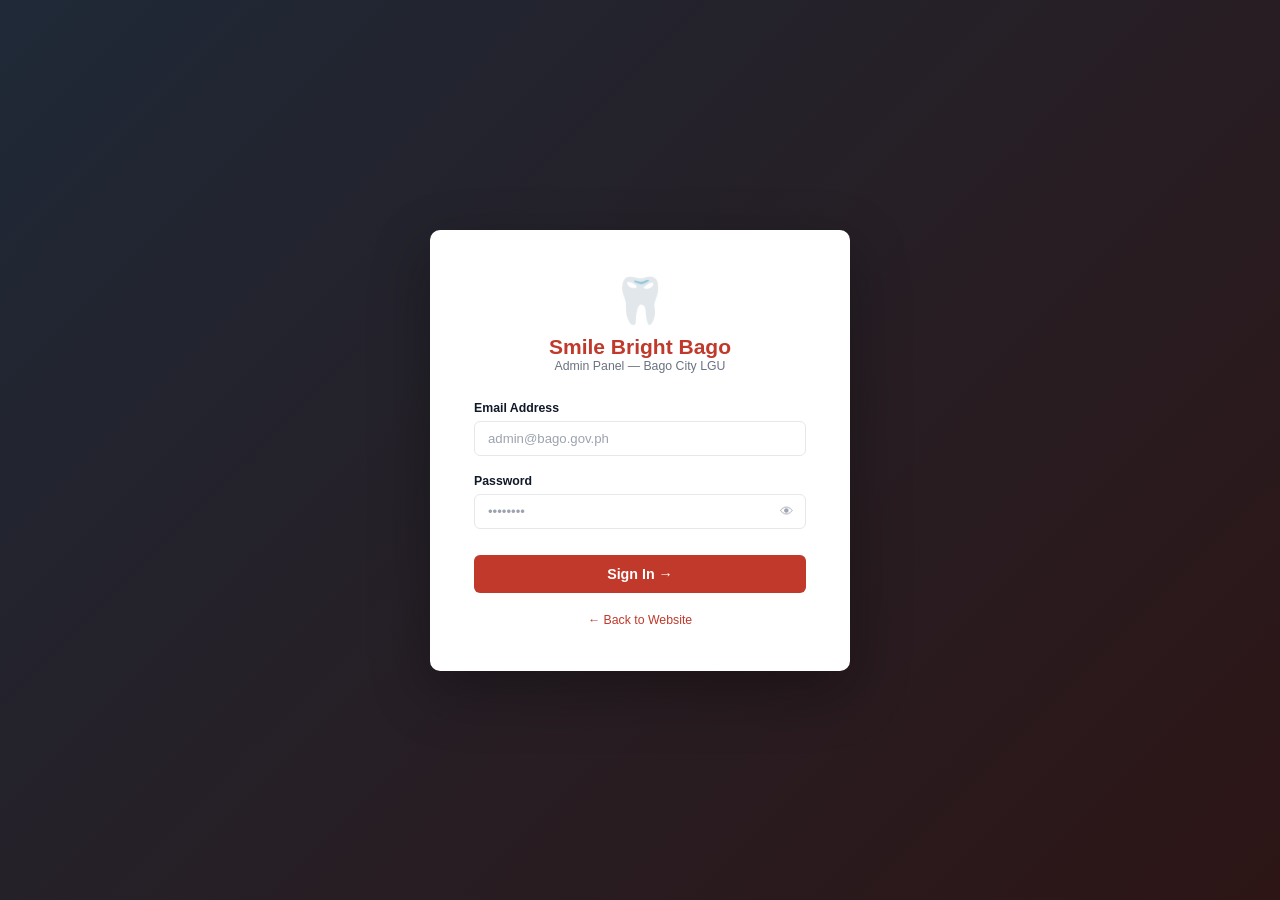
<file: admin/index.html>
﻿<!DOCTYPE html>
<html lang="en">
<head>
  <meta charset="UTF-8">
  <meta name="viewport" content="width=device-width, initial-scale=1.0">
  <title>Admin Login | Smile Bright Bago</title>
  <link rel="stylesheet" href="../assets/css/admin.css">
  <link rel="icon" href="../assets/images/bago-city-logo.png" type="image/png">
  <style>
    /* Honeypot field — hidden from real users, visible to bots */
    .hp-field { opacity: 0; position: absolute; top: 0; left: 0; height: 0; width: 0; z-index: -1; }
  </style>
</head>
<body>
<div class="login-page">
  <div class="login-card">
    <div class="login-logo">
      <div class="logo-icon" aria-hidden="true">🦷</div>
      <h1>Smile Bright Bago</h1>
      <p>Admin Panel — Bago City LGU</p>
    </div>
    <div class="login-error" id="loginError" role="alert" aria-live="assertive"></div>
    <form id="loginForm" novalidate autocomplete="on" data-bot-protected="true">

      <!-- Honeypot — bots fill this, humans don't see it -->
      <div class="hp-field" aria-hidden="true">
        <label for="website">Website</label>
        <input type="text" id="website" name="website" tabindex="-1" autocomplete="off">
      </div>

      <div class="form-group">
        <label class="form-label" for="email">Email Address</label>
        <input type="email" id="email" name="email" class="form-input"
               placeholder="admin@bago.gov.ph" required autocomplete="email">
      </div>
      <div class="form-group">
        <label class="form-label" for="password">Password</label>
        <div style="position:relative">
          <input type="password" id="password" name="password" class="form-input"
                 placeholder="••••••••" required autocomplete="current-password"
                 style="padding-right:44px">
          <button type="button" id="togglePw"
                  style="position:absolute;right:12px;top:50%;transform:translateY(-50%);background:none;border:none;color:var(--gray-400);font-size:.9rem;cursor:pointer"
                  aria-label="Toggle password visibility">👁</button>
        </div>
      </div>
      <button type="submit" id="submitBtn" class="btn-admin btn-admin-primary"
              style="width:100%;justify-content:center;padding:11px;font-size:.95rem;margin-top:8px">
        Sign In →
      </button>
    </form>
    <p style="text-align:center;margin-top:20px;font-size:.82rem;color:var(--text-muted)">
      <a href="../index.html" style="color:var(--red-main)">← Back to Website</a>
    </p>
  </div>
</div>
<script src="../assets/js/admin.js"></script>
<script>
  // Redirect if already logged in and token not expired
  const existingToken = localStorage.getItem('hw_admin_token');
  if (existingToken && !isTokenExpired(existingToken)) {
    window.location.href = '/admin/dashboard.html';
  }

  // Toggle password visibility
  document.getElementById('togglePw').addEventListener('click', function() {
    const pw = document.getElementById('password');
    pw.type = pw.type === 'password' ? 'text' : 'password';
    this.setAttribute('aria-label', pw.type === 'password' ? 'Show password' : 'Hide password');
    this.textContent = pw.type === 'password' ? '👁' : '🙈';
  });

  // Record page load time for timing check
  const _pageLoadTime = Date.now();

  // Override the login form submit to add bot protection
  const loginForm = document.getElementById('loginForm');
  if (loginForm) {
    loginForm.addEventListener('submit', function(e) {
      e.preventDefault();

      const errEl = document.getElementById('loginError');
      errEl.textContent = '';

      // 1. Honeypot check — if filled, it's a bot
      const honeypot = document.getElementById('website').value;
      if (honeypot) {
        // Silently fail — don't tell the bot it was caught
        setTimeout(() => {
          errEl.textContent = 'Invalid email or password.';
        }, 1500);
        return;
      }

      // 2. Timing check — real humans take at least 3 seconds to fill a form
      const elapsed = Date.now() - _pageLoadTime;
      if (elapsed < 3000) {
        errEl.textContent = 'Invalid email or password.';
        return;
      }

      // 3. Proceed with normal login (handled by admin.js loginForm listener)
      // Re-trigger the original submit handler in admin.js
      handleAdminLogin(e);
    }, { once: false });
  }
</script>
</body>
</html>
</file>
<file: assets/css/admin.css>
/* ============================================================
   Heart Warriors - Admin Panel Stylesheet
   ============================================================ */

:root {
  --sidebar-w: 260px;
  --header-h: 64px;
  --red-dark: #9b1c1c;
  --red-main: #c0392b;
  --red-light: #e74c3c;
  --red-pale: #fdecea;
  --white: #ffffff;
  --gray-50: #f9fafb;
  --gray-100: #f3f4f6;
  --gray-200: #e5e7eb;
  --gray-400: #9ca3af;
  --gray-600: #6b7280;
  --gray-800: #1f2937;
  --text-dark: #111827;
  --text-muted: #6b7280;
  --green: #10b981;
  --blue: #3b82f6;
  --yellow: #f59e0b;
  --shadow-sm: 0 1px 3px rgba(0,0,0,.1);
  --shadow-md: 0 4px 16px rgba(0,0,0,.12);
  --radius-sm: 6px;
  --radius-md: 10px;
  --transition: all .25s ease;
  --font: 'Segoe UI', Arial, sans-serif;
}

*, *::before, *::after { box-sizing: border-box; margin: 0; padding: 0; }
html { font-size: 15px; }
body { font-family: var(--font); background: var(--gray-50); color: var(--text-dark); }
a { text-decoration: none; color: inherit; }
img { max-width: 100%; display: block; }
button { cursor: pointer; font-family: var(--font); }
input, textarea, select { font-family: var(--font); }

/* ---------- Layout ---------- */
.admin-layout { display: flex; min-height: 100vh; }

/* ---------- Sidebar ---------- */
.sidebar {
  width: var(--sidebar-w); background: var(--gray-800);
  display: flex; flex-direction: column;
  position: fixed; top: 0; left: 0; bottom: 0;
  z-index: 100; transition: transform .3s ease;
  overflow-y: auto;
}
.sidebar-header {
  padding: 20px; border-bottom: 1px solid rgba(255,255,255,.08);
  display: flex; align-items: center; gap: 12px;
}
.sidebar-logo { width: 40px; height: 40px; border-radius: 50%; object-fit: cover; background: var(--red-main); display: flex; align-items: center; justify-content: center; font-size: 1.2rem; color: #fff; flex-shrink: 0; }
.sidebar-brand { color: var(--white); }
.sidebar-brand .name { font-size: 1rem; font-weight: 700; line-height: 1.1; }
.sidebar-brand .sub { font-size: .7rem; color: rgba(255,255,255,.5); }
.sidebar-nav { flex: 1; padding: 16px 0; }
.nav-section-label {
  font-size: .65rem; font-weight: 700; text-transform: uppercase;
  letter-spacing: 1.5px; color: rgba(255,255,255,.35);
  padding: 12px 20px 6px;
}
.sidebar-link {
  display: flex; align-items: center; gap: 12px;
  padding: 10px 20px; color: rgba(255,255,255,.65);
  font-size: .88rem; font-weight: 500; transition: var(--transition);
  border-left: 3px solid transparent; position: relative;
}
.sidebar-link:hover { color: var(--white); background: rgba(255,255,255,.06); }
.sidebar-link.active {
  color: var(--white); background: rgba(192,57,43,.25);
  border-left-color: var(--red-light);
}
.sidebar-link .icon { font-size: 1rem; width: 20px; text-align: center; }
.sidebar-link .badge {
  margin-left: auto; background: var(--red-main); color: #fff;
  font-size: .65rem; font-weight: 700; padding: 2px 7px; border-radius: 50px;
}
.sidebar-footer {
  padding: 16px 20px; border-top: 1px solid rgba(255,255,255,.08);
}
.sidebar-user { display: flex; align-items: center; gap: 10px; }
.sidebar-avatar {
  width: 34px; height: 34px; border-radius: 50%;
  background: var(--red-main); color: #fff;
  display: flex; align-items: center; justify-content: center; font-size: .9rem; font-weight: 700;
}
.sidebar-user-info .user-name { font-size: .85rem; font-weight: 600; color: var(--white); }
.sidebar-user-info .user-role { font-size: .7rem; color: rgba(255,255,255,.45); }
.sidebar-logout {
  margin-left: auto; background: none; border: none;
  color: rgba(255,255,255,.4); font-size: 1rem; transition: var(--transition);
}
.sidebar-logout:hover { color: var(--red-light); }

/* ---------- Main Content ---------- */
.admin-main { margin-left: var(--sidebar-w); flex: 1; display: flex; flex-direction: column; min-height: 100vh; }

/* ---------- Top Header ---------- */
.admin-header {
  height: var(--header-h); background: var(--white);
  border-bottom: 1px solid var(--gray-200);
  display: flex; align-items: center; justify-content: space-between;
  padding: 0 28px; position: sticky; top: 0; z-index: 50;
  box-shadow: var(--shadow-sm);
}
.admin-header-left { display: flex; align-items: center; gap: 16px; }
.page-title { font-size: 1.1rem; font-weight: 700; color: var(--text-dark); }
.breadcrumb-admin { font-size: .8rem; color: var(--text-muted); display: flex; align-items: center; gap: 6px; }
.admin-header-right { display: flex; align-items: center; gap: 12px; }
.header-btn {
  width: 36px; height: 36px; border-radius: var(--radius-sm);
  background: var(--gray-100); border: none; color: var(--text-muted);
  display: flex; align-items: center; justify-content: center;
  font-size: .95rem; transition: var(--transition); position: relative;
}
.header-btn:hover { background: var(--gray-200); color: var(--text-dark); }
.header-btn .notif-dot {
  position: absolute; top: 6px; right: 6px;
  width: 8px; height: 8px; border-radius: 50%;
  background: var(--red-main); border: 2px solid var(--white);
}

/* ---------- Content Area ---------- */
.admin-content { flex: 1; padding: 28px; }

/* ---------- Stats Cards ---------- */
.stats-row { display: grid; grid-template-columns: repeat(4, 1fr); gap: 20px; margin-bottom: 28px; }
.stat-card {
  background: var(--white); border-radius: var(--radius-md);
  padding: 22px; box-shadow: var(--shadow-sm);
  display: flex; align-items: center; gap: 16px;
  transition: var(--transition);
}
.stat-card:hover { box-shadow: var(--shadow-md); transform: translateY(-2px); }
.stat-icon {
  width: 52px; height: 52px; border-radius: var(--radius-md);
  display: flex; align-items: center; justify-content: center;
  font-size: 1.4rem; flex-shrink: 0;
}
.stat-icon.red { background: var(--red-pale); color: var(--red-main); }
.stat-icon.green { background: #d1fae5; color: var(--green); }
.stat-icon.blue { background: #dbeafe; color: var(--blue); }
.stat-icon.yellow { background: #fef3c7; color: var(--yellow); }
.stat-info .stat-num { font-size: 1.7rem; font-weight: 800; color: var(--text-dark); line-height: 1; }
.stat-info .stat-label { font-size: .8rem; color: var(--text-muted); margin-top: 3px; }
.stat-info .stat-change { font-size: .75rem; margin-top: 4px; }
.stat-change.up { color: var(--green); }
.stat-change.down { color: var(--red-main); }

/* ---------- Admin Cards ---------- */
.admin-card {
  background: var(--white); border-radius: var(--radius-md);
  box-shadow: var(--shadow-sm); overflow: hidden; margin-bottom: 24px;
}
.admin-card-header {
  padding: 18px 22px; border-bottom: 1px solid var(--gray-200);
  display: flex; align-items: center; justify-content: space-between;
}
.admin-card-header h3 { font-size: .95rem; font-weight: 700; color: var(--text-dark); }
.admin-card-body { padding: 22px; }

/* ---------- Table ---------- */
.table-wrap { overflow-x: auto; }
table { width: 100%; border-collapse: collapse; }
thead th {
  padding: 10px 14px; text-align: left; font-size: .75rem;
  font-weight: 700; text-transform: uppercase; letter-spacing: .8px;
  color: var(--text-muted); background: var(--gray-50);
  border-bottom: 1px solid var(--gray-200);
}
tbody td { padding: 12px 14px; font-size: .88rem; border-bottom: 1px solid var(--gray-100); vertical-align: middle; }
tbody tr:last-child td { border-bottom: none; }
tbody tr:hover { background: var(--gray-50); }
.table-img { width: 44px; height: 44px; border-radius: var(--radius-sm); object-fit: cover; background: var(--gray-100); }
.table-title { font-weight: 600; color: var(--text-dark); }
.table-sub { font-size: .78rem; color: var(--text-muted); margin-top: 2px; }

/* ---------- Badges / Status ---------- */
.badge {
  display: inline-flex; align-items: center; gap: 4px;
  padding: 3px 10px; border-radius: 50px; font-size: .72rem; font-weight: 700;
}
.badge-published { background: #d1fae5; color: #065f46; }
.badge-draft { background: #fef3c7; color: #92400e; }
.badge-archived { background: var(--gray-100); color: var(--gray-600); }
.badge-image { background: #dbeafe; color: #1e40af; }
.badge-video { background: #ede9fe; color: #5b21b6; }

/* ---------- Admin Buttons ---------- */
.btn-admin {
  display: inline-flex; align-items: center; gap: 6px;
  padding: 8px 16px; border-radius: var(--radius-sm);
  font-size: .83rem; font-weight: 600; border: none; transition: var(--transition);
}
.btn-admin-primary { background: var(--red-main); color: var(--white); }
.btn-admin-primary:hover { background: var(--red-dark); }
.btn-admin-secondary { background: var(--gray-100); color: var(--text-dark); }
.btn-admin-secondary:hover { background: var(--gray-200); }
.btn-admin-danger { background: #fee2e2; color: #991b1b; }
.btn-admin-danger:hover { background: #fecaca; }
.btn-admin-success { background: #d1fae5; color: #065f46; }
.btn-admin-success:hover { background: #a7f3d0; }
.btn-icon { width: 32px; height: 32px; padding: 0; justify-content: center; border-radius: var(--radius-sm); }

/* ---------- Forms ---------- */
.form-group { margin-bottom: 18px; }
.form-label { display: block; font-size: .82rem; font-weight: 600; color: var(--text-dark); margin-bottom: 6px; }
.form-input {
  width: 100%; padding: 9px 13px; border: 1.5px solid var(--gray-200);
  border-radius: var(--radius-sm); font-size: .88rem; color: var(--text-dark);
  background: var(--white); transition: var(--transition);
}
.form-input:focus { outline: none; border-color: var(--red-main); box-shadow: 0 0 0 3px rgba(192,57,43,.08); }
.form-input::placeholder { color: var(--gray-400); }
textarea.form-input { resize: vertical; min-height: 120px; }
.form-select { appearance: none; background-image: url("data:image/svg+xml,%3Csvg xmlns='http://www.w3.org/2000/svg' width='12' height='12' viewBox='0 0 12 12'%3E%3Cpath fill='%236b7280' d='M6 8L1 3h10z'/%3E%3C/svg%3E"); background-repeat: no-repeat; background-position: right 12px center; padding-right: 36px; }
.form-row { display: grid; grid-template-columns: 1fr 1fr; gap: 16px; }
.form-hint { font-size: .75rem; color: var(--text-muted); margin-top: 4px; }

/* ---------- Upload Zone ---------- */
.upload-zone {
  border: 2px dashed var(--gray-200); border-radius: var(--radius-md);
  padding: 40px; text-align: center; cursor: pointer;
  transition: var(--transition); background: var(--gray-50);
}
.upload-zone:hover, .upload-zone.dragover {
  border-color: var(--red-main); background: var(--red-pale);
}
.upload-icon { font-size: 2.5rem; margin-bottom: 12px; color: var(--gray-400); }
.upload-zone h4 { font-size: .95rem; font-weight: 600; margin-bottom: 6px; }
.upload-zone p { font-size: .82rem; color: var(--text-muted); }
.upload-preview { display: grid; grid-template-columns: repeat(4, 1fr); gap: 10px; margin-top: 16px; }
.preview-item { position: relative; aspect-ratio: 1; border-radius: var(--radius-sm); overflow: hidden; }
.preview-item img { width: 100%; height: 100%; object-fit: cover; }
.preview-remove {
  position: absolute; top: 4px; right: 4px;
  width: 22px; height: 22px; border-radius: 50%;
  background: rgba(0,0,0,.6); color: #fff; border: none;
  font-size: .7rem; display: flex; align-items: center; justify-content: center;
}

/* ---------- Modal ---------- */
.modal-overlay {
  position: fixed; inset: 0; background: rgba(0,0,0,.5);
  z-index: 200; display: flex; align-items: center; justify-content: center;
  opacity: 0; pointer-events: none; transition: opacity .25s ease;
}
.modal-overlay.open { opacity: 1; pointer-events: all; }
.modal {
  background: var(--white); border-radius: var(--radius-md);
  width: 90%; max-width: 560px; max-height: 90vh; overflow-y: auto;
  box-shadow: var(--shadow-md); transform: scale(.95); transition: transform .25s ease;
}
.modal-overlay.open .modal { transform: scale(1); }
.modal-header {
  padding: 18px 22px; border-bottom: 1px solid var(--gray-200);
  display: flex; align-items: center; justify-content: space-between;
}
.modal-header h3 { font-size: 1rem; font-weight: 700; }
.modal-close { background: none; border: none; font-size: 1.2rem; color: var(--text-muted); }
.modal-body { padding: 22px; }
.modal-footer { padding: 16px 22px; border-top: 1px solid var(--gray-200); display: flex; justify-content: flex-end; gap: 10px; }

/* ---------- Login Page ---------- */
.login-page {
  min-height: 100vh; display: flex; align-items: center; justify-content: center;
  background: linear-gradient(135deg, var(--gray-800) 0%, #2d1515 100%);
}
.login-card {
  background: var(--white); border-radius: var(--radius-md);
  padding: 44px; width: 100%; max-width: 420px;
  box-shadow: 0 20px 60px rgba(0,0,0,.3);
}
.login-logo { text-align: center; margin-bottom: 28px; }
.login-logo .logo-icon { font-size: 3rem; margin-bottom: 8px; }
.login-logo h1 { font-size: 1.4rem; font-weight: 800; color: var(--red-main); }
.login-logo p { font-size: .82rem; color: var(--text-muted); }
.login-error {
  background: #fee2e2; color: #991b1b; border-radius: var(--radius-sm);
  padding: 10px 14px; font-size: .85rem; margin-bottom: 16px; display: none;
}

/* ---------- Responsive Admin ---------- */
@media (max-width: 1024px) {
  .stats-row { grid-template-columns: repeat(2, 1fr); }
}
@media (max-width: 768px) {
  .sidebar { transform: translateX(-100%); }
  .sidebar.open { transform: translateX(0); }
  .admin-main { margin-left: 0; }
  .stats-row { grid-template-columns: repeat(2, 1fr); }
  .form-row { grid-template-columns: 1fr; }
  .upload-preview { grid-template-columns: repeat(3, 1fr); }
}
</file>
